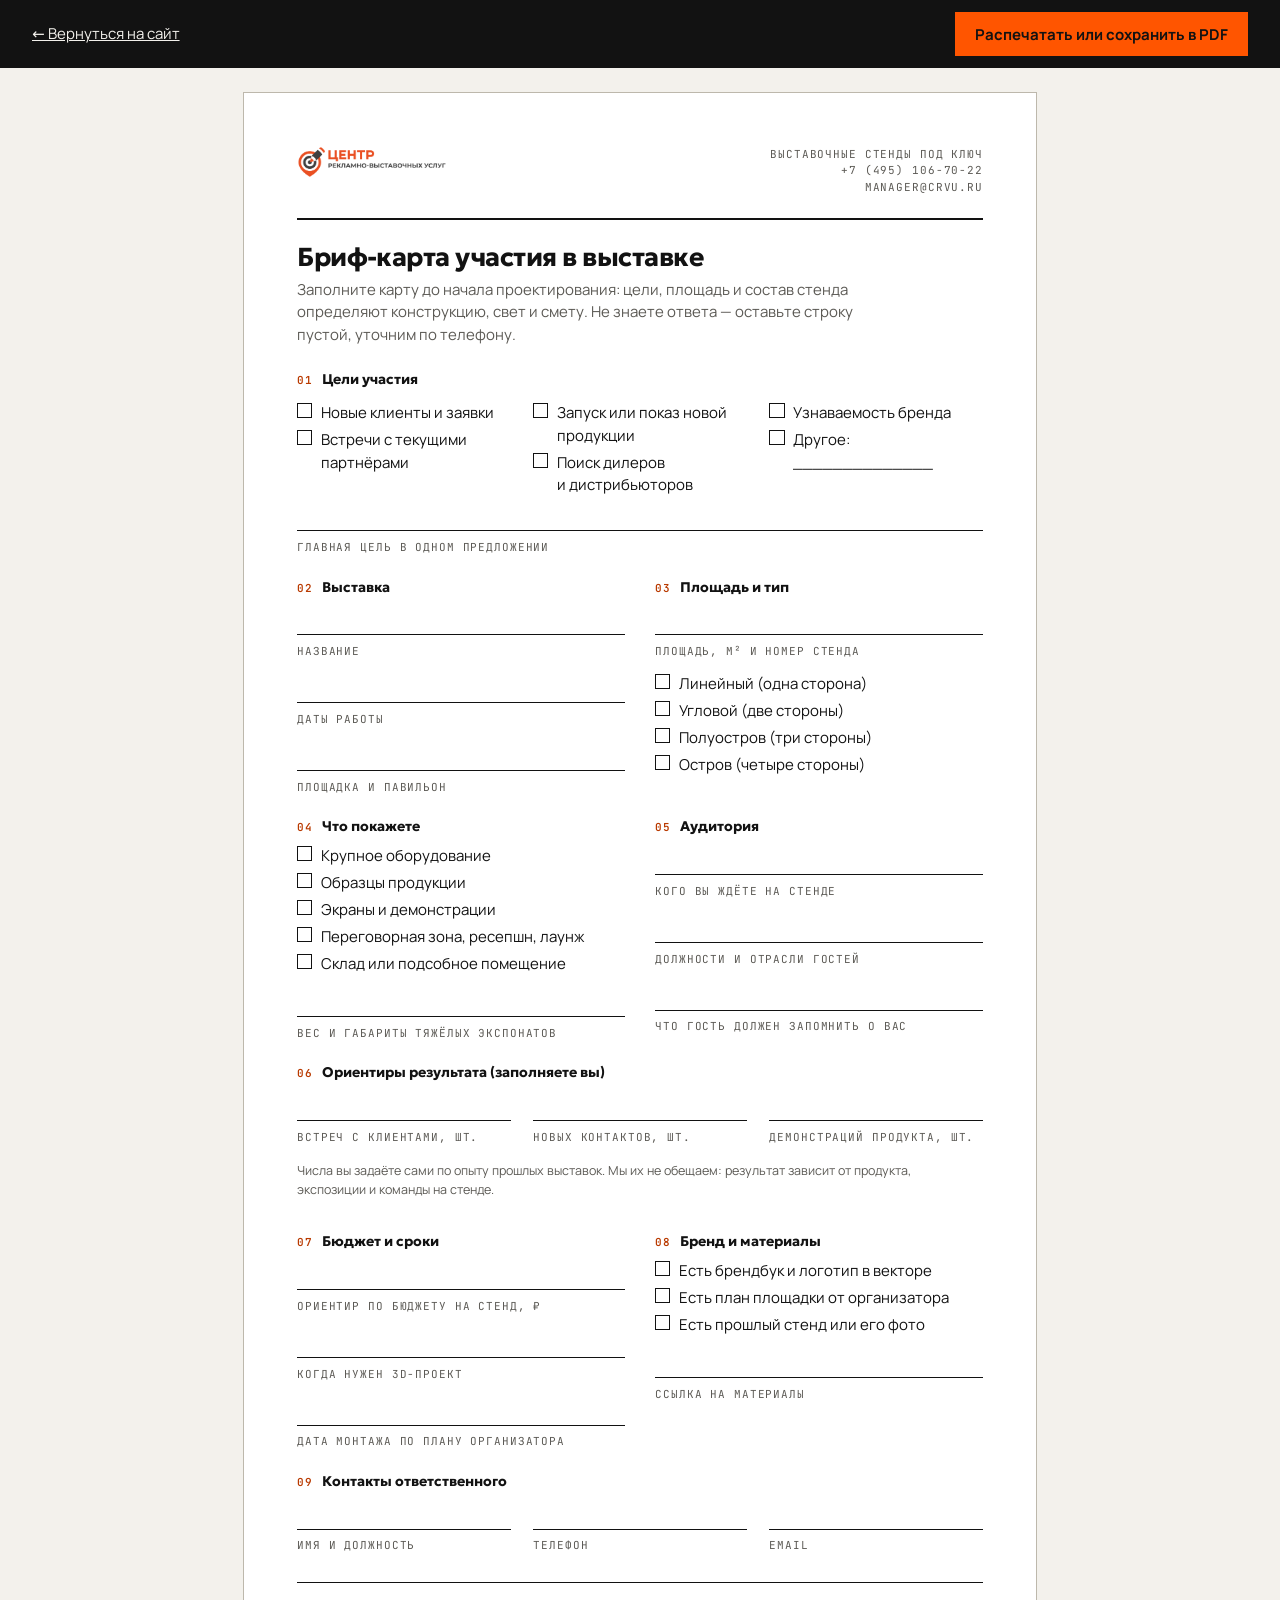
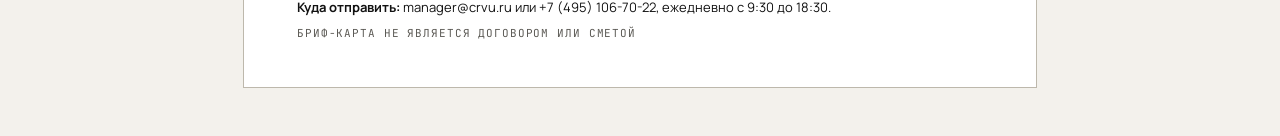
<file: brief-card.html>
<!doctype html>
<html lang="ru">
<head>
<meta charset="utf-8">
<meta name="viewport" content="width=device-width, initial-scale=1">
<title>Бриф-карта участия в выставке — ЦРВУ</title>
<meta name="description" content="Бриф-карта для подготовки к выставке: цели участия, площадь, состав стенда, аудитория и KPI. Заполните, распечатайте или сохраните в PDF.">
<meta name="robots" content="noindex">
<link rel="icon" href="assets/logos/stendart-favicon.svg" type="image/svg+xml">
<link rel="stylesheet" href="assets/css/fonts.css">
<style>
  :root { --ink: #121212; --ink-2: #5c5a55; --paper: #f3f1ec; --line: #bdb8ac; --accent: #ff5500; --accent-ink: #b93a00; }
  * { box-sizing: border-box; }
  html { -webkit-text-size-adjust: 100%; hyphens: auto; }
  body { margin: 0; background: var(--paper); color: var(--ink); font-family: 'Manrope', system-ui, sans-serif; font-size: 15px; line-height: 1.5; }
  h1, h2 { font-family: 'Geologica', 'Manrope', sans-serif; margin: 0; letter-spacing: -0.02em; }
  .mono { font-family: 'JetBrains Mono', ui-monospace, monospace; font-size: 11px; letter-spacing: 0.08em; text-transform: uppercase; color: var(--ink-2); }
  .bar { position: sticky; top: 0; z-index: 2; display: flex; flex-wrap: wrap; gap: 0.75rem 1.25rem; align-items: center; justify-content: space-between; padding: 0.75rem clamp(1rem, 4vw, 2rem); background: var(--ink); color: var(--paper); }
  .bar a { color: var(--paper); }
  .bar .btn { display: inline-flex; align-items: center; min-height: 44px; padding: 0 1.25rem; border: 0; background: var(--accent); color: var(--ink); font: 700 15px 'Manrope', sans-serif; cursor: pointer; }
  .bar .btn:hover { background: #ff6a24; }
  .bar .btn:focus-visible, .bar a:focus-visible { outline: 2px solid var(--paper); outline-offset: 3px; }
  .sheet { width: min(210mm, 100%); margin: 1.5rem auto 3rem; padding: 14mm 14mm 12mm; background: #fff; border: 1px solid var(--line); }
  .head { display: flex; justify-content: space-between; align-items: flex-start; gap: 1rem; padding-bottom: 6mm; border-bottom: 2px solid var(--ink); }
  .head img { width: 150px; height: auto; }
  .head p { margin: 0; text-align: right; }
  h1 { margin-top: 6mm; font-size: 26px; line-height: 1.1; font-weight: 700; }
  .lead { margin: 2mm 0 0; color: var(--ink-2); max-width: 62ch; }
  .grid { display: grid; grid-template-columns: repeat(2, minmax(0, 1fr)); gap: 5mm 8mm; margin-top: 6mm; }
  .blk { break-inside: avoid; }
  .blk--wide { grid-column: 1 / -1; }
  h2 { display: flex; gap: 0.6rem; align-items: baseline; font-size: 14px; font-weight: 700; letter-spacing: 0; margin-bottom: 2mm; }
  h2 .mono { color: var(--accent-ink); }
  .line { display: block; min-height: 8mm; border-bottom: 1px solid var(--ink); margin-bottom: 1mm; }
  .lab { display: block; margin-top: 3mm; }
  .cb { display: flex; gap: 0.55rem; align-items: flex-start; margin: 1.2mm 0; }
  .cb i { flex: none; width: 4mm; height: 4mm; margin-top: 1px; border: 1.2px solid var(--ink); }
  .row { display: grid; grid-template-columns: repeat(3, minmax(0, 1fr)); gap: 6mm; }
  .foot { margin-top: 7mm; padding-top: 4mm; border-top: 1px solid var(--ink); display: flex; flex-wrap: wrap; justify-content: space-between; gap: 2mm 8mm; font-size: 13px; }
  .foot p { margin: 0; }
  .note { margin-top: 4mm; color: var(--ink-2); font-size: 12.5px; }
  @media (max-width: 640px) { .grid, .row { grid-template-columns: 1fr; } .sheet { padding: 1.25rem; } }
  @page { size: A4; margin: 10mm; }
  @media print {
    body { background: #fff; font-size: 11.5px; }
    .bar { display: none; }
    .sheet { width: auto; margin: 0; padding: 0; border: 0; }
    a { color: inherit; text-decoration: none; }
  }
</style>
</head>
<body>
<header class="bar">
  <a href="index.html">← Вернуться на сайт</a>
  <button class="btn" type="button" onclick="window.print()">Распечатать или сохранить в PDF</button>
</header>

<main class="sheet">
  <div class="head">
    <img src="assets/logos/crvu-logo-header.png" width="1680" height="361" alt="ЦРВУ">
    <p class="mono">Выставочные стенды под ключ<br>+7 (495) 106-70-22<br>manager@crvu.ru</p>
  </div>

  <h1>Бриф-карта участия в выставке</h1>
  <p class="lead">Заполните карту до начала проектирования: цели, площадь и состав стенда определяют конструкцию, свет и смету. Не знаете ответа — оставьте строку пустой, уточним по телефону.</p>

  <div class="grid">
    <section class="blk blk--wide">
      <h2><span class="mono">01</span> Цели участия</h2>
      <div class="row">
        <div>
          <div class="cb"><i></i><span>Новые клиенты и заявки</span></div>
          <div class="cb"><i></i><span>Встречи с текущими партнёрами</span></div>
        </div>
        <div>
          <div class="cb"><i></i><span>Запуск или показ новой продукции</span></div>
          <div class="cb"><i></i><span>Поиск дилеров и дистрибьюторов</span></div>
        </div>
        <div>
          <div class="cb"><i></i><span>Узнаваемость бренда</span></div>
          <div class="cb"><i></i><span>Другое: ______________</span></div>
        </div>
      </div>
      <span class="line"></span>
      <span class="mono">Главная цель в одном предложении</span>
    </section>

    <section class="blk">
      <h2><span class="mono">02</span> Выставка</h2>
      <span class="line"></span><span class="mono">Название</span>
      <span class="line" style="margin-top:3mm"></span><span class="mono">Даты работы</span>
      <span class="line" style="margin-top:3mm"></span><span class="mono">Площадка и павильон</span>
    </section>

    <section class="blk">
      <h2><span class="mono">03</span> Площадь и тип</h2>
      <span class="line"></span><span class="mono">Площадь, м² и номер стенда</span>
      <div class="cb" style="margin-top:3mm"><i></i><span>Линейный (одна сторона)</span></div>
      <div class="cb"><i></i><span>Угловой (две стороны)</span></div>
      <div class="cb"><i></i><span>Полуостров (три стороны)</span></div>
      <div class="cb"><i></i><span>Остров (четыре стороны)</span></div>
    </section>

    <section class="blk">
      <h2><span class="mono">04</span> Что покажете</h2>
      <div class="cb"><i></i><span>Крупное оборудование</span></div>
      <div class="cb"><i></i><span>Образцы продукции</span></div>
      <div class="cb"><i></i><span>Экраны и демонстрации</span></div>
      <div class="cb"><i></i><span>Переговорная зона, ресепшн, лаунж</span></div>
      <div class="cb"><i></i><span>Склад или подсобное помещение</span></div>
      <span class="line" style="margin-top:3mm"></span><span class="mono">Вес и габариты тяжёлых экспонатов</span>
    </section>

    <section class="blk">
      <h2><span class="mono">05</span> Аудитория</h2>
      <span class="line"></span><span class="mono">Кого вы ждёте на стенде</span>
      <span class="line" style="margin-top:3mm"></span><span class="mono">Должности и отрасли гостей</span>
      <span class="line" style="margin-top:3mm"></span><span class="mono">Что гость должен запомнить о вас</span>
    </section>

    <section class="blk blk--wide">
      <h2><span class="mono">06</span> Ориентиры результата (заполняете вы)</h2>
      <div class="row">
        <div><span class="line"></span><span class="mono">Встреч с клиентами, шт.</span></div>
        <div><span class="line"></span><span class="mono">Новых контактов, шт.</span></div>
        <div><span class="line"></span><span class="mono">Демонстраций продукта, шт.</span></div>
      </div>
      <p class="note">Числа вы задаёте сами по опыту прошлых выставок. Мы их не обещаем: результат зависит от продукта, экспозиции и команды на стенде.</p>
    </section>

    <section class="blk">
      <h2><span class="mono">07</span> Бюджет и сроки</h2>
      <span class="line"></span><span class="mono">Ориентир по бюджету на стенд, ₽</span>
      <span class="line" style="margin-top:3mm"></span><span class="mono">Когда нужен 3D-проект</span>
      <span class="line" style="margin-top:3mm"></span><span class="mono">Дата монтажа по плану организатора</span>
    </section>

    <section class="blk">
      <h2><span class="mono">08</span> Бренд и материалы</h2>
      <div class="cb"><i></i><span>Есть брендбук и логотип в векторе</span></div>
      <div class="cb"><i></i><span>Есть план площадки от организатора</span></div>
      <div class="cb"><i></i><span>Есть прошлый стенд или его фото</span></div>
      <span class="line" style="margin-top:3mm"></span><span class="mono">Ссылка на материалы</span>
    </section>

    <section class="blk blk--wide">
      <h2><span class="mono">09</span> Контакты ответственного</h2>
      <div class="row">
        <div><span class="line"></span><span class="mono">Имя и должность</span></div>
        <div><span class="line"></span><span class="mono">Телефон</span></div>
        <div><span class="line"></span><span class="mono">Email</span></div>
      </div>
    </section>
  </div>

  <div class="foot">
    <p><b>Куда отправить:</b> manager@crvu.ru или +7 (495) 106-70-22, ежедневно с 9:30 до 18:30.</p>
    <p class="mono">Бриф-карта не является договором или сметой</p>
  </div>
</main>
</body>
</html>
</file>
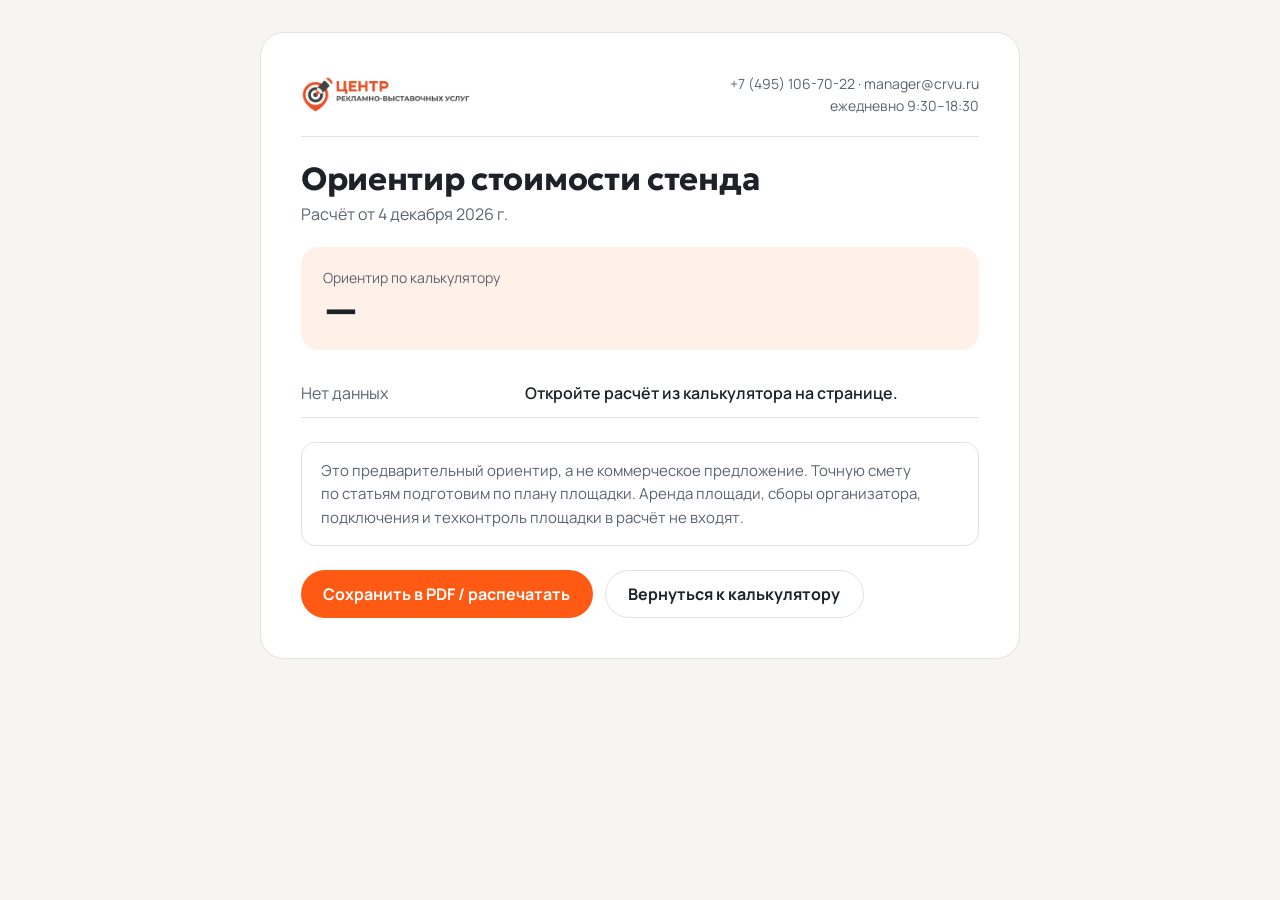
<file: calculation.html>
<!doctype html>
<html lang="ru">
<head>
<meta charset="utf-8">
<meta name="viewport" content="width=device-width,initial-scale=1">
<meta name="robots" content="noindex">
<title>ЦРВУ — ориентир стоимости стенда</title>
<link rel="icon" href="assets/logos/crvu-favicon.png" type="image/png">
<link rel="stylesheet" href="assets/css/fonts.css">
<style>
  :root { --ink: #1d2228; --ink-2: #5b6370; --line: #e5e2dc; --accent: #ff5a14; --soft: #fff1e8; }
  * { box-sizing: border-box; }
  body { margin: 0; padding: 2rem 1.25rem; font: 16px/1.55 Manrope, system-ui, sans-serif; color: var(--ink); background: #f6f5f2; }
  main { max-width: 760px; margin: 0 auto; padding: clamp(1.25rem, 4vw, 2.5rem); background: #fff; border: 1px solid var(--line); border-radius: 24px; }
  header { display: flex; flex-wrap: wrap; align-items: center; justify-content: space-between; gap: 1rem; padding-bottom: 1.25rem; border-bottom: 1px solid var(--line); }
  header img { width: 170px; height: auto; display: block; }
  header p { margin: 0; color: var(--ink-2); font-size: 0.875rem; text-align: right; }
  h1 { margin: 1.5rem 0 0.25rem; font: 700 clamp(1.5rem, 4vw, 2rem)/1.15 Geologica, sans-serif; letter-spacing: -0.01em; }
  .sum { margin: 1.25rem 0; padding: 1.25rem 1.4rem; border-radius: 18px; background: var(--soft); }
  .sum span { display: block; font-size: 0.875rem; color: var(--ink-2); }
  .sum b { display: block; font: 700 clamp(1.6rem, 5vw, 2.25rem)/1.15 Geologica, sans-serif; }
  dl { display: grid; grid-template-columns: minmax(9rem, 14rem) 1fr; gap: 0; margin: 0; }
  dt, dd { margin: 0; padding: 0.7rem 0; border-bottom: 1px solid var(--line); }
  dt { color: var(--ink-2); }
  dd { font-weight: 600; }
  .note { margin: 1.5rem 0 0; padding: 1rem 1.2rem; border-radius: 14px; border: 1px solid var(--line); color: var(--ink-2); font-size: 0.9375rem; }
  .act { display: flex; flex-wrap: wrap; gap: 0.75rem; margin-top: 1.5rem; }
  .btn { display: inline-flex; align-items: center; justify-content: center; min-height: 48px; padding: 0 1.4rem; border-radius: 999px; border: 0; font: 700 1rem Manrope, sans-serif; cursor: pointer; text-decoration: none; }
  .btn--accent { background: var(--accent); color: #fff; }
  .btn--soft { background: #fff; color: var(--ink); border: 1px solid var(--line); }
  @media print { body { background: #fff; padding: 0; } main { border: 0; } .noprint { display: none; } }
</style>
</head>
<body>
<main>
  <header>
    <img src="assets/logos/crvu-logo-header.webp" alt="ЦРВУ" width="205" height="44">
    <p>+7 (495) 106-70-22 · manager@crvu.ru<br>ежедневно 9:30–18:30</p>
  </header>
  <h1>Ориентир стоимости стенда</h1>
  <p id="date" style="margin:0;color:var(--ink-2)"></p>
  <div class="sum"><span>Ориентир по калькулятору</span><b id="total">—</b></div>
  <dl id="rows"></dl>
  <p class="note">Это предварительный ориентир, а&nbsp;не&nbsp;коммерческое предложение. Точную смету по&nbsp;статьям подготовим по&nbsp;плану площадки. Аренда площади, сборы организатора, подключения и&nbsp;техконтроль площадки в&nbsp;расчёт не&nbsp;входят.</p>
  <div class="act noprint">
    <button class="btn btn--accent" type="button" onclick="print()">Сохранить в PDF / распечатать</button>
    <a class="btn btn--soft" href="index.html#calculator">Вернуться к калькулятору</a>
  </div>
</main>
<script>
(function () {
  function esc(s) { return String(s).replace(/[&<>"']/g, function (c) { return { '&': '&amp;', '<': '&lt;', '>': '&gt;', '"': '&quot;', "'": '&#39;' }[c]; }); }
  function f(n) { return String(Math.round(n)).replace(/\B(?=(\d{3})+(?!\d))/g, '\u00a0'); }
  var L = { standard: 'Стандарт', exclusive: 'Эксклюзив', premium: 'Премиум', linear: 'Линейный', corner: 'Угловой', peninsula: 'Полуостров', island: 'Остров' };
  var rows = document.getElementById('rows'), total = document.getElementById('total');
  document.getElementById('date').textContent = 'Расчёт от ' + new Date().toLocaleDateString('ru-RU', { day: 'numeric', month: 'long', year: 'numeric' });
  try {
    var d = JSON.parse(decodeURIComponent(location.hash.slice(1)));
    if (!d || !isFinite(d.lo)) { throw new Error('empty'); }
    total.textContent = d.hi === null ? 'от ' + f(d.lo) + ' ₽' : f(d.lo) + ' — ' + f(d.hi) + ' ₽';
    var r = [
      ['Площадь стенда', String(d.S).replace('.', ',') + ' м²'],
      ['Тип застройки', L[d.type] || d.typeLabel || '—'],
      ['Уровень', L[d.level] || d.levelLabel || '—']
    ];
    if (d.floorArea) { r.push(['Площадь второго этажа', String(d.floorArea).replace('.', ',') + ' м²']); }
    if (d.ledCount) { r.push(['LED-экраны', String(d.ledCount)]); }
    r.push(['Дополнительно', (d.extras || []).join(', ') || 'нет']);
    if (d.hi === null) { r.push(['Верхняя граница', 'по проекту']); }
    rows.innerHTML = r.map(function (x) { return '<dt>' + esc(x[0]) + '</dt><dd>' + esc(x[1]) + '</dd>'; }).join('');
  } catch (e) {
    rows.innerHTML = '<dt>Нет данных</dt><dd>Откройте расчёт из калькулятора на странице.</dd>';
  }
})();
</script>
</body>
</html>
</file>
<file: assets/css/fonts.css>
/* Self-hosted copies of Geologica, Manrope and JetBrains Mono (Google Fonts, OFL). Subsets: cyrillic, latin, latin-ext (needed for the ruble sign). */
@font-face {
  font-family: 'Geologica';
  font-style: normal;
  font-weight: 500 800;
  font-display: swap;
  src: url('../fonts/geologica-cyrillic.woff2') format('woff2');
  unicode-range: U+0301, U+0400-045F, U+0490-0491, U+04B0-04B1, U+2116;
}
@font-face {
  font-family: 'Geologica';
  font-style: normal;
  font-weight: 500 800;
  font-display: swap;
  src: url('../fonts/geologica-latin-ext.woff2') format('woff2');
  unicode-range: U+0100-02BA, U+02BD-02C5, U+02C7-02CC, U+02CE-02D7, U+02DD-02FF, U+0304, U+0308, U+0329, U+1D00-1DBF, U+1E00-1E9F, U+1EF2-1EFF, U+2020, U+20A0-20AB, U+20AD-20C4, U+2113, U+2C60-2C7F, U+A720-A7FF;
}
@font-face {
  font-family: 'Geologica';
  font-style: normal;
  font-weight: 500 800;
  font-display: swap;
  src: url('../fonts/geologica-latin.woff2') format('woff2');
  unicode-range: U+0000-00FF, U+0131, U+0152-0153, U+02BB-02BC, U+02C6, U+02DA, U+02DC, U+0304, U+0308, U+0329, U+2000-206F, U+20AC, U+2122, U+2191, U+2193, U+2212, U+2215, U+FEFF, U+FFFD;
}
@font-face {
  font-family: 'JetBrains Mono';
  font-style: normal;
  font-weight: 400 600;
  font-display: swap;
  src: url('../fonts/jetbrains-mono-cyrillic.woff2') format('woff2');
  unicode-range: U+0301, U+0400-045F, U+0490-0491, U+04B0-04B1, U+2116;
}
@font-face {
  font-family: 'JetBrains Mono';
  font-style: normal;
  font-weight: 400 600;
  font-display: swap;
  src: url('../fonts/jetbrains-mono-latin-ext.woff2') format('woff2');
  unicode-range: U+0100-02BA, U+02BD-02C5, U+02C7-02CC, U+02CE-02D7, U+02DD-02FF, U+0304, U+0308, U+0329, U+1D00-1DBF, U+1E00-1E9F, U+1EF2-1EFF, U+2020, U+20A0-20AB, U+20AD-20C4, U+2113, U+2C60-2C7F, U+A720-A7FF;
}
@font-face {
  font-family: 'JetBrains Mono';
  font-style: normal;
  font-weight: 400 600;
  font-display: swap;
  src: url('../fonts/jetbrains-mono-latin.woff2') format('woff2');
  unicode-range: U+0000-00FF, U+0131, U+0152-0153, U+02BB-02BC, U+02C6, U+02DA, U+02DC, U+0304, U+0308, U+0329, U+2000-206F, U+20AC, U+2122, U+2191, U+2193, U+2212, U+2215, U+FEFF, U+FFFD;
}
@font-face {
  font-family: 'Manrope';
  font-style: normal;
  font-weight: 400 800;
  font-display: swap;
  src: url('../fonts/manrope-cyrillic.woff2') format('woff2');
  unicode-range: U+0301, U+0400-045F, U+0490-0491, U+04B0-04B1, U+2116;
}
@font-face {
  font-family: 'Manrope';
  font-style: normal;
  font-weight: 400 800;
  font-display: swap;
  src: url('../fonts/manrope-latin-ext.woff2') format('woff2');
  unicode-range: U+0100-02BA, U+02BD-02C5, U+02C7-02CC, U+02CE-02D7, U+02DD-02FF, U+0304, U+0308, U+0329, U+1D00-1DBF, U+1E00-1E9F, U+1EF2-1EFF, U+2020, U+20A0-20AB, U+20AD-20C4, U+2113, U+2C60-2C7F, U+A720-A7FF;
}
@font-face {
  font-family: 'Manrope';
  font-style: normal;
  font-weight: 400 800;
  font-display: swap;
  src: url('../fonts/manrope-latin.woff2') format('woff2');
  unicode-range: U+0000-00FF, U+0131, U+0152-0153, U+02BB-02BC, U+02C6, U+02DA, U+02DC, U+0304, U+0308, U+0329, U+2000-206F, U+20AC, U+2122, U+2191, U+2193, U+2212, U+2215, U+FEFF, U+FFFD;
}
</file>
